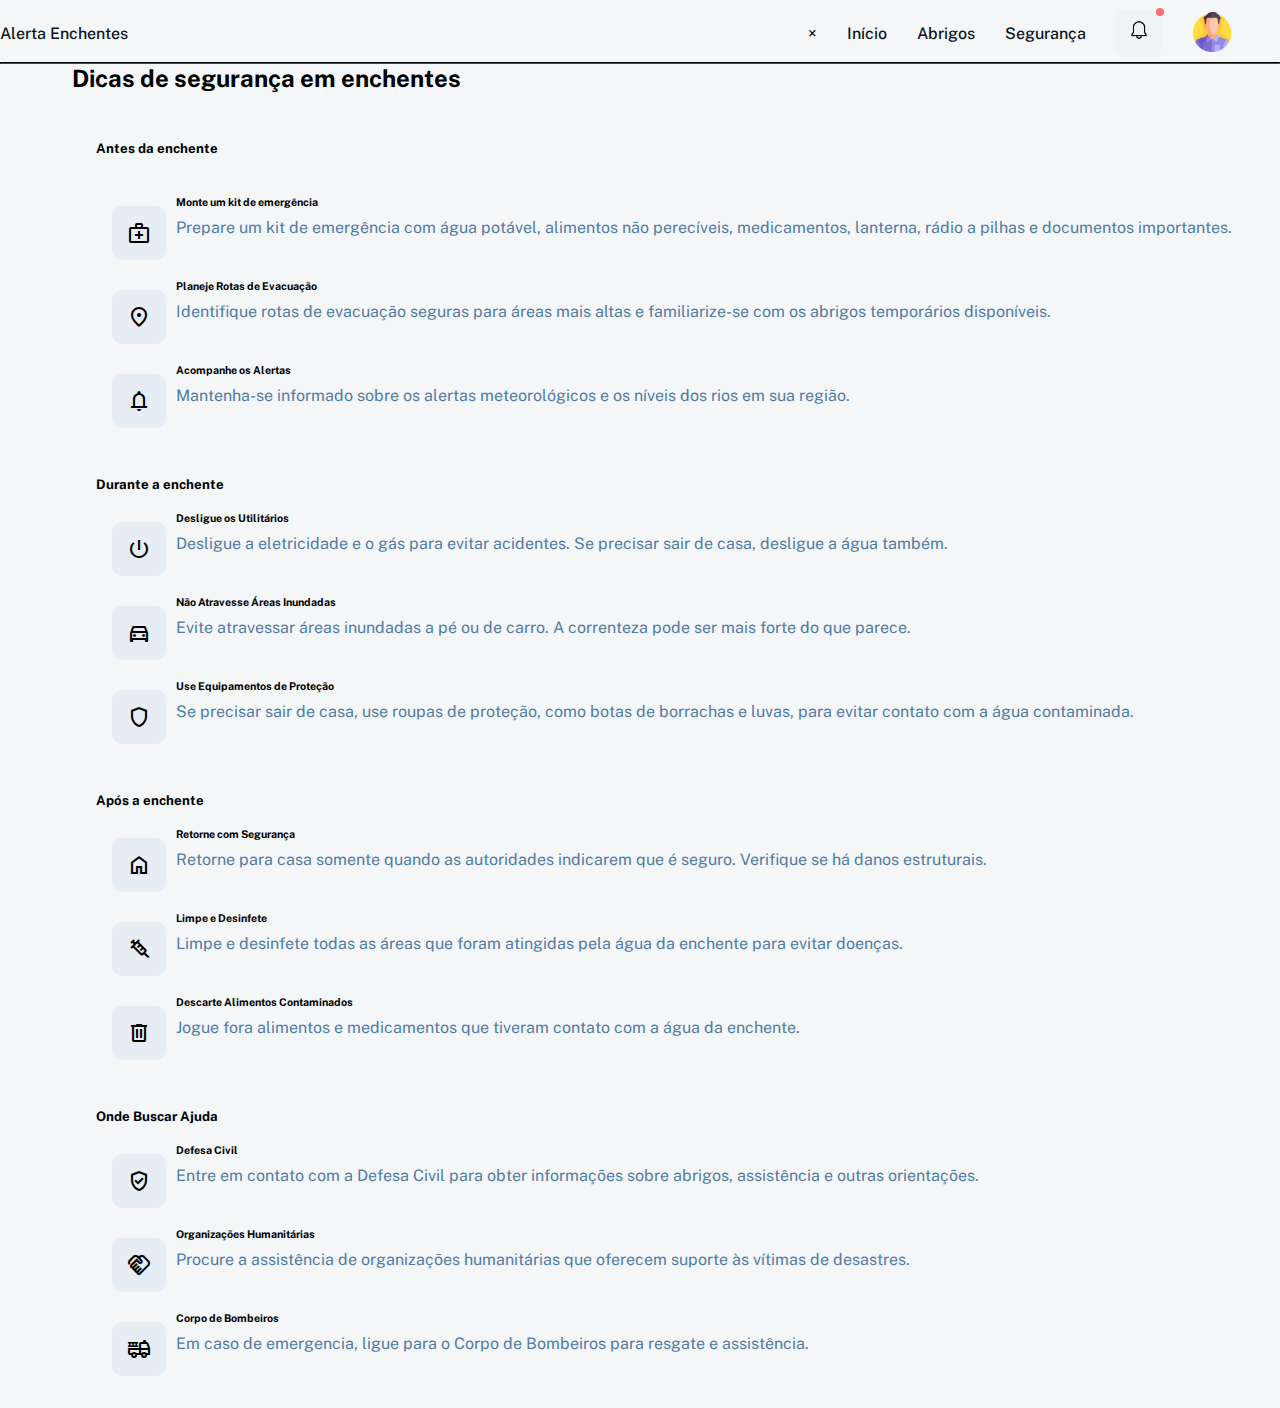
<file: dicas.html>
<!DOCTYPE html>
<html lang="en">
<head>
    <meta charset="UTF-8">
    <meta name="viewport" content="width=device-width, initial-scale=1.0">
    <title>Abrigos</title>

    <link rel="stylesheet" href="./css/estilos.css">
    <link rel="stylesheet" href="./css/flexbox.css">

    <link 
    href="https://cdn.jsdelivr.net/npm/bootstrap@5.3.6/dist/css/bootstrap.min.css" rel="stylesheet" integrity="sha384-4Q6Gf2aSP4eDXB8Miphtr37CMZZQ5oXLH2yaXMJ2w8e2ZtHTl7GptT4jmndRuHDT" crossorigin="anonymous"
    />
    <link 
    rel="stylesheet" href="https://fonts.googleapis.com/css2?family=Material+Symbols+Outlined:opsz,wght,FILL,GRAD@20..48,100..700,0..1,-50..200&icons_names=notifications"
    />
    <script 
    src="https://cdn.jsdelivr.net/npm/bootstrap@5.3.6/dist/js/bootstrap.bundle.min.js" integrity="sha384-j1CDi7MgGQ12Z7Qab0qlWQ/Qqz24Gc6BM0thvEMVjHnfYGF0rmFCozFSxQBxwHKO" crossorigin="anonymous">
    </script>
</head>
<body>
    <!-- Header -->
     <header class="header">
        <nav class="nav__header">
            <ul class="elements__nav">
                <a href="index.html" class="logo__nav"><li>Alerta Enchentes</li></a>

                 <div class="hamburger" onclick="toggleMenu()">
                    <span></span>
                    <span></span>
                    <span></span>
                </div>

                <div class="menu__group" id="menuGroup">
                    <div class="close-btn" onclick="closeMenu()">×</div>
                    <a href="index.html" class="home__nav"><li>Início</li></a>
                    <a href="mapa.html" class="abrigos__nav"><li>Abrigos</li></a>
                    <a href="dicas.html" class="seguranca__nav"><li>Segurança</li></a>
                    <!-- <a href="#" class="contatos__nav"><li>Contatos</li></a>  -->
                    <a href="#" class="notificacao__nav"><li><img src="./imgs/header/bell.png" class="img__notification"></li></a>
                    <a href="#" class="man__nav"><li><img src="./imgs/header/man.png" class="man__img"></li></a> 
                </div>
            </ul>
            <hr class="linha__header">
        </nav>
    </header>

     <!-- Overlay para fechar menu -->
    <div class="menu-overlay" id="menuOverlay" onclick="closeMenu()"></div>

    <!-- Conteudo Dicas -->
    <div class="container">
        <div class="dicas">
            <div class="titulo">
                <h2 class="titulo__dicas">Dicas de segurança em enchentes</h2>
            </div>
            <!-- Antes da enchente -->
            <div class="antes__enchente">
                <div class="titulos">
                    <h5>Antes da enchente</h5>
                </div>
                
                <div class="dicas__lista">
                    <div class="dicas__box">
                        <span class="material-symbols-outlined icons__antes">medical_services</span>
                        <div class="conteudo__dicas">
                            <h6 class="subtitulo__antes">Monte um kit de emergência</h6>
                            <p class="texto__antes">
                                Prepare um kit de emergência com água potável, alimentos não perecíveis, medicamentos, lanterna, rádio a pilhas e documentos importantes.
                            </p>
                        </div>
                    </div>
                    
                    <div class="dicas__box">
                        <span class="material-symbols-outlined icons__antes">location_on</span>
                        <div class="conteudo__dicas">
                            <h6 class="subtitulo__antes">Planeje Rotas de Evacuação</h6>
                            <p class="texto__antes">
                                Identifique rotas de evacuação seguras para áreas mais altas e familiarize-se com os abrigos temporários disponíveis.
                            </p>
                        </div>
                    </div>
                    
                    <div class="dicas__box">
                        <span class="material-symbols-outlined icons__antes">notifications</span>
                        <div class="conteudo__dicas">
                            <h6 class="subtitulo__antes">Acompanhe os Alertas</h6>
                            <p class="texto__antes">
                                Mantenha-se informado sobre os alertas meteorológicos e os níveis dos rios em sua região.
                            </p>
                        </div>
                    </div>
                </div>
            </div>
            <!-- Durante a enchente -->
            <div class="durante__enchente">
                <div class="titulos">
                    <h5>Durante a enchente</h5>
                </div>
                
                <div class="dicas__lista">
                    <div class="dicas__box">
                        <span class="material-symbols-outlined icons__antes">power_settings_new</span>
                        <div class="conteudo__dicas">
                            <h6 class="subtitulo__antes">Desligue os Utilitários</h6>
                            <p class="texto__antes">
                                Desligue a eletricidade e o gás para evitar acidentes. Se precisar sair de casa, desligue a água também. 
                            </p>
                        </div>
                    </div>
                    
                    <div class="dicas__box">
                        <span class="material-symbols-outlined icons__antes">directions_car</span>
                        <div class="conteudo__dicas">
                            <h6 class="subtitulo__antes">Não Atravesse Áreas Inundadas</h6>
                            <p class="texto__antes">
                                Evite atravessar áreas inundadas a pé ou de carro. A correnteza pode ser mais forte do que parece.
                            </p>
                        </div>
                    </div>

                    <div class="dicas__box">
                        <span class="material-symbols-outlined icons__antes">shield</span>
                        <div class="conteudo__dicas">
                            <h6 class="subtitulo__antes">Use Equipamentos de Proteção</h6>
                            <p class="texto__antes">
                                Se precisar sair de casa, use roupas de proteção, como botas de borrachas e luvas, para evitar contato com a água contaminada. 
                            </p>
                        </div>
                    </div>
                </div>
            </div>
            <!-- Após a enchente -->
            <div class="apos__enchente">
                <div class="titulos">
                    <h5>Após a enchente</h5>
                </div>
                
                <div class="dicas__lista">
                    <div class="dicas__box">
                        <span class="material-symbols-outlined icons__antes">home</span>
                        <div class="conteudo__dicas">
                            <h6 class="subtitulo__antes">Retorne com Segurança</h6>
                            <p class="texto__antes">
                                Retorne para casa somente quando as autoridades indicarem que é seguro. Verifique se há danos estruturais. 
                            </p>
                        </div>
                    </div>
                    
                    <div class="dicas__box">
                        <span class="material-symbols-outlined icons__antes">syringe</span>
                        <div class="conteudo__dicas">
                            <h6 class="subtitulo__antes">Limpe e Desinfete</h6>
                            <p class="texto__antes">
                                Limpe e desinfete todas as áreas que foram atingidas pela água da enchente para evitar doenças.
                            </p>
                        </div>
                    </div>

                    <div class="dicas__box">
                        <span class="material-symbols-outlined icons__antes">delete</span>
                        <div class="conteudo__dicas">
                            <h6 class="subtitulo__antes">Descarte Alimentos Contaminados</h6>
                            <p class="texto__antes">
                               Jogue fora alimentos e medicamentos que tiveram contato com a água da enchente.
                            </p>
                        </div>
                    </div>
                </div>
            </div>
            <!-- Onde buscar ajuda -->
            <div class="buscar__ajuda">
                <div class="titulos">
                    <h5>Onde Buscar Ajuda</h5>
                </div>
                
                <div class="dicas__lista">
                    <div class="dicas__box">
                        <span class="material-symbols-outlined icons__antes">verified_user</span>
                        <div class="conteudo__dicas">
                            <h6 class="subtitulo__antes">Defesa Civil</h6>
                            <p class="texto__antes">
                                Entre em contato com a Defesa Civil para obter informações sobre abrigos, assistência e outras orientações. 
                            </p>
                        </div>
                    </div>
                    
                    <div class="dicas__box">
                        <span class="material-symbols-outlined icons__antes">handshake</span>
                        <div class="conteudo__dicas">
                            <h6 class="subtitulo__antes">Organizações Humanitárias</h6>
                            <p class="texto__antes">
                                Procure a assistência de organizações humanitárias que oferecem suporte às vítimas de desastres. 
                            </p>
                        </div>
                    </div>

                    <div class="dicas__box corpo__bombeiros">
                        <span class="material-symbols-outlined icons__antes">fire_truck</span>
                        <div class="conteudo__dicas">
                            <h6 class="subtitulo__antes">Corpo de Bombeiros</h6>
                            <p class="texto__antes">
                               Em caso de emergencia, ligue para o Corpo de Bombeiros para resgate e assistência.
                            </p>
                        </div>
                    </div>
                </div>
            </div>
        </div>
    </div>

    <script>
        function toggleMenu() {
            const hamburger = document.querySelector('.hamburger');
            const menuGroup = document.getElementById('menuGroup');
            const menuOverlay = document.getElementById('menuOverlay');
            
            hamburger.classList.toggle('active');
            menuGroup.classList.toggle('active');
            menuOverlay.classList.toggle('active');
        }

        function closeMenu() {
            const hamburger = document.querySelector('.hamburger');
            const menuGroup = document.getElementById('menuGroup');
            const menuOverlay = document.getElementById('menuOverlay');
            
            hamburger.classList.remove('active');
            menuGroup.classList.remove('active');
            menuOverlay.classList.remove('active');
        }

        // Fechar menu ao clicar em um link
        document.querySelectorAll('.menu__group a').forEach(link => {
            link.addEventListener('click', closeMenu);
        });

        // Fechar menu ao redimensionar tela
        window.addEventListener('resize', () => {
            if (window.innerWidth > 768) {
                closeMenu();
            }
        });
    </script>
</body>
</html>
</file>
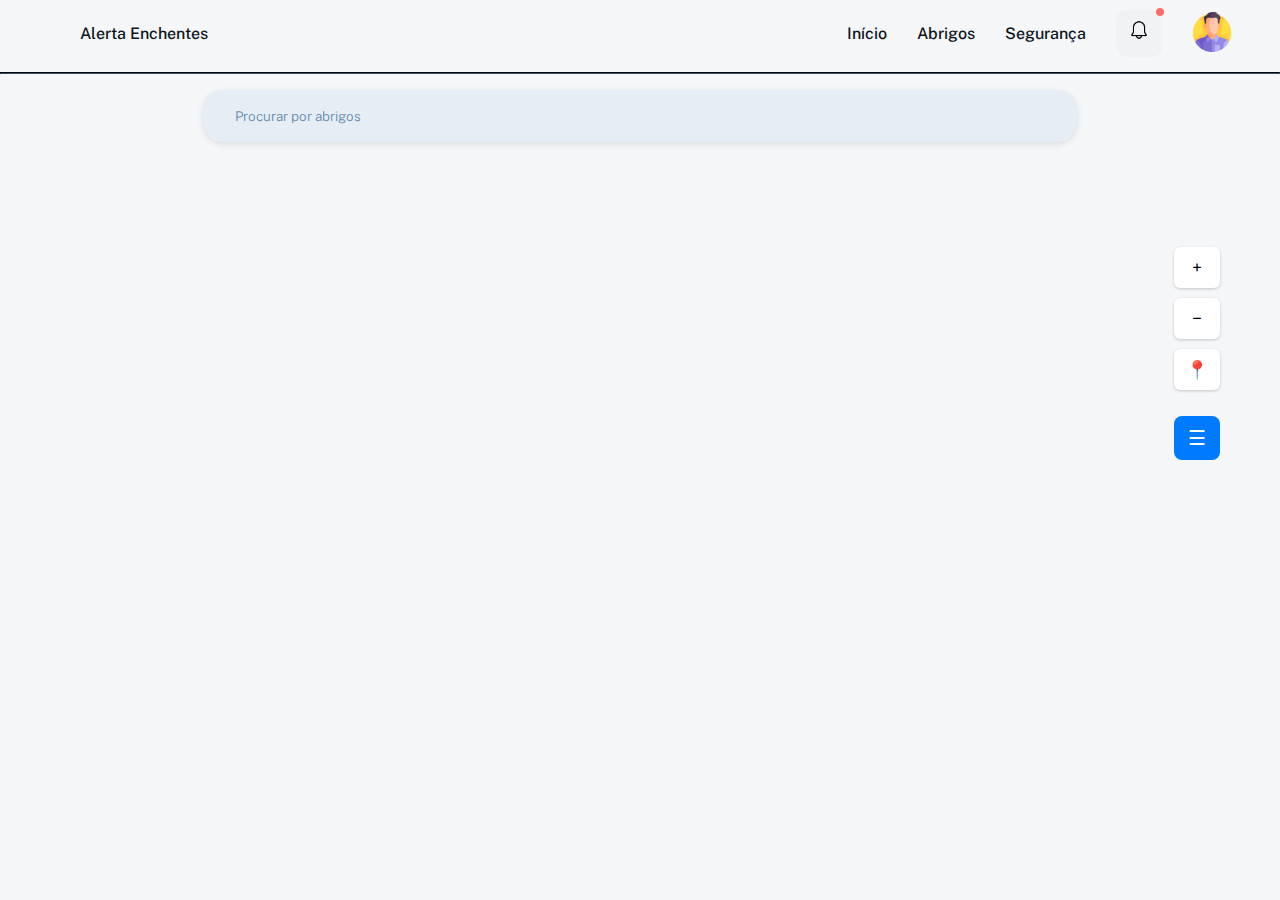
<file: mapa.html>
<!DOCTYPE html>
<html lang="en">
<head>
    <meta charset="UTF-8">
    <meta name="viewport" content="width=device-width, initial-scale=1.0">
    <title>Rota Segura</title>
    <link rel="stylesheet" href="./css/estilos.css">
    <link rel="stylesheet" href="./css/flexbox.css">
    <link rel="stylesheet" href="./css/estilo.css">
    <link 
    href="https://cdn.jsdelivr.net/npm/bootstrap@5.3.6/dist/css/bootstrap.min.css" rel="stylesheet" integrity="sha384-4Q6Gf2aSP4eDXB8Miphtr37CMZZQ5oXLH2yaXMJ2w8e2ZtHTl7GptT4jmndRuHDT" crossorigin="anonymous"
    />
    <link 
    rel="stylesheet" href="https://fonts.googleapis.com/css2?family=Material+Symbols+Outlined:opsz,wght,FILL,GRAD@20..48,100..700,0..1,-50..200&icons_names=notifications"
    />
    <script 
    src="https://cdn.jsdelivr.net/npm/bootstrap@5.3.6/dist/js/bootstrap.bundle.min.js" integrity="sha384-j1CDi7MgGQ12Z7Qab0qlWQ/Qqz24Gc6BM0thvEMVjHnfYGF0rmFCozFSxQBxwHKO" crossorigin="anonymous">
    </script>

</head>
<body>
    <!-- Header -->
    <header class="header">
        <nav class="nav__header">
            <ul class="elements__nav">
                <a href="index.html" class="logo__nav"><li>Alerta Enchentes</li></a>

                <div class="hamburger" onclick="toggleMenu()">
                    <span></span>
                    <span></span>
                    <span></span>
                </div>

                <div class="menu__group" id="menuGroup">
                    <a href="index.html" class="home__nav"><li>Início</li></a>
                    <a href="mapa.html" class="abrigos__nav"><li>Abrigos</li></a>
                    <a href="dicas.html" class="seguranca__nav"><li>Segurança</li></a>
                    <!-- <a href="#" class="contatos__nav"><li>Contatos</li></a>  -->
                    <a href="#" class="notificacao__nav"><li><img src="./imgs/header/bell.png" class="img__notification"></li></a>
                    <a href="#" class="man__nav"><li><img src="./imgs/header/man.png" class="man__img"></li></a> 
                </div>
            </ul>
            <hr class="linha__header">
        </nav>
    </header>

       <!-- Overlay para fechar menu -->
    <div class="menu-overlay" id="menuOverlay" onclick="closeMenu()"></div>

    <!-- Mapa -->
    <div class="search-container">
        <input type="text" class="main-search" placeholder="Procurar por abrigos" />
    </div>

    <div class="map-container">
        <iframe 
                src="https://www.google.com/maps/embed?pb=!1m18!1m12!1m3!1d3656.398045788495!2d-46.654654!3d-23.565395!2m3!1f0!2f0!3f0!3m2!1i1024!2i768!4f13.1!3m3!1m2!1s0x0%3A0x0!2zMjPCsDMzJzU1LjQiUyA0NsKwMzknMTYuOCJX!5e0!3m2!1spt-BR!2sbr!4v1623456789"
                width="900" height="300" style="border:0;" allowfullscreen="" loading="lazy" class="mapa__container">
        </iframe>
        <div class="map-controls">
            <button class="zoom-btn">+</button>
            <button class="zoom-btn">−</button>
            <button class="locate-btn">📍</button>
        </div>
        <button class="list-btn">☰</button>
    </div>

    <script>
        function toggleMenu() {
            const hamburger = document.querySelector('.hamburger');
            const menuGroup = document.getElementById('menuGroup');
            const menuOverlay = document.getElementById('menuOverlay');
            
            hamburger.classList.toggle('active');
            menuGroup.classList.toggle('active');
            menuOverlay.classList.toggle('active');
        }

        function closeMenu() {
            const hamburger = document.querySelector('.hamburger');
            const menuGroup = document.getElementById('menuGroup');
            const menuOverlay = document.getElementById('menuOverlay');
            
            hamburger.classList.remove('active');
            menuGroup.classList.remove('active');
            menuOverlay.classList.remove('active');
        }

        // Fechar menu ao clicar em um link
        document.querySelectorAll('.menu__group a').forEach(link => {
            link.addEventListener('click', closeMenu);
        });

        // Fechar menu ao redimensionar tela
        window.addEventListener('resize', () => {
            if (window.innerWidth > 768) {
                closeMenu();
            }
        });
    </script>
</body>
</html>
</file>
<file: css/flexbox.css>
/* Header */

.elements__nav {
    display: flex;
    justify-content: space-between;
    align-items: center;
    margin-right: 3em;
    padding-top: 10px;
    list-style: none;
    gap: 0;
    padding-bottom: 5px;
}

.menu__group {
    display: flex;
    align-items: center;
    gap: 30px;
}

.img__notification {
    width: 20px;
}

.notificacao__nav {
    padding: 10px 13px 13px;
    text-align: center;
}

.man__img {
    width: 40px;
}

/* Mapa */

.procurar {
    display: flex;
    justify-content: center;
    align-items: center;
    padding-top: 10px;
}

.procurar__input {
    padding: 1.5em;
}

.lupa {
    position: absolute;
    left: 11em;
    padding-left: 5px;
}

::placeholder {
    padding-left: 1em;
    justify-content: center;
}

input:focus {
    outline: none; 
    border: none;  
    padding-left: 40px;
}

.mapa {
    display: flex;
    justify-content: center;
    align-items: center;
    padding-top: 2em;
}

/* Pag Segurança */
/* Titulo Dicas */

.titulo__dicas {
    margin-left: 3em;
}

.antes__enchente {
    display: flex;
    flex-direction: column;
    gap: 20px;
}

.titulos {
    margin-left: 6em;
    margin-top: 3em;
}

.dicas__box {
    display: flex;
    align-items: flex-start;
    padding-top: 10px;
    margin-top: 10px;
    margin-left: 7em;
    gap: 10px;
}

.icons__antes {
    margin-top: 10px;
    padding: 15px;
    flex-shrink: 0; 
}

.conteudo__dica {
    flex: 1;
}

.conteudo__dica h6 {
    margin: 0 0 8px 0;
}

.texto__antes {
    margin: 0;
    line-height: 1.5;
}

.corpo__bombeiros {
    padding-bottom: 2em;
}
</file>
<file: css/estilo.css>
* {
  box-sizing: border-box;
  margin: 0;
  padding: 0;
  font-family: "Public Sans", sans-serif;
}

body {
  background-color: #f4f6f8;
}

.logo__nav {
  margin-left: 5em;
}

.search-input {
  padding: 6px 10px;
  border-radius: 6px;
  border: 1px solid #ccc;
}

.elements__nav {
  padding-bottom: 15px;
}

.avatar {
  width: 32px;
  height: 32px;
  background-color: #ddd;
  border-radius: 50%;
  margin-left: 16px;
  cursor: pointer;
}

.search-container {
  padding: 16px;
  display: flex;
  justify-content: center;
}

.main-search {
  width: 70%;
  padding: 18px;
  border-radius: 20px;
  border: none;
  box-shadow: 0 2px 6px rgba(0,0,0,0.1);
  background-color: #E7EDF4;
}

.map-container {
  position: relative;
  display: flex;
  justify-content: center;
  padding: 16px;
}

.map-image {
  width: 80%;
  border-radius: 12px;
}


.map-controls {
  position: absolute;
  right: 60px;
  bottom: 100px;
  display: flex;
  flex-direction: column;
  gap: 10px;
}

.zoom-btn,
.locate-btn {
  background-color: white;
  border: none;
  border-radius: 6px;
  padding: 10px 12px;
  font-size: 18px;
  box-shadow: 0 1px 3px rgba(0,0,0,0.2);
  cursor: pointer;
}

.list-btn {
  position: absolute;
  bottom: 30px;
  right: 60px;
  background-color: #007bff;
  border: none;
  border-radius: 8px;
  color: white;
  font-size: 20px;
  padding: 10px 14px;
  cursor: pointer;
}

.navbar-right {
  display: flex;
  align-items: center;
  gap: 16px; 
}

.notification-bell {
  font-size: 25px;
  cursor: pointer;
}

.hero {
  position: relative;
  width: 100%;
  height: 90vh;
  overflow: hidden;
}

.hero-img {
  width: 100%;
  height: 100%;
  object-fit: cover;
  display: block;
}


.hero::before {
  content: "";
  position: absolute;
  top: 0; left: 0;
  width: 100%;
  height: 100%;
  background-color: rgba(0, 0, 0, 0.5); /* DEIXA ESCURO */
  z-index: 1;
}

.hero-content {
  position: absolute;
  top: 50%;
  left: 50%;
  transform: translate(-50%, -50%);
  color: white;
  text-align: center;
  z-index: 2;
  width: 90%; 
  max-width: 700px;
  padding: 20px;
  line-height: 1.5;
  word-wrap: break-word;
}


.hero-btn {
  background-color: #007bff;
  color: white;
  padding: 16px 24px;
  border: none;
  border-radius: 6px;
  font-size: 16px;
  margin-top: 20px;
  cursor: pointer;
}


.features {
  padding: 60px 10%;
  text-align: center;
  background-color: #f9f9f9;
}

.features h2 {
  font-size: 20px;
  color: #111;
  font-weight: 600;
  margin-bottom: 10px;
}

.features h3 {
  font-size: 28px;
  font-weight: 700;
  margin-bottom: 20px;
}

.features p {
  color: #555;
  max-width: 700px;
  margin: 0 auto 40px auto;
  font-size: 16px;
}

.feature-grid {
  display: flex;
  justify-content: center;
  flex-wrap: wrap;
  gap: 20px;
}

.feature-card {
  background: white;
  border: 1px solid #e0e0e0;
  padding: 24px;
  width: 300px;
  border-radius: 10px;
  text-align: left;
  transition: box-shadow 0.3s ease;
}

.feature-card:hover {
  box-shadow: 0 4px 10px rgba(0,0,0,0.05);
}

.feature-card h4 {
  font-size: 18px;
  font-weight: 600;
  margin-bottom: 10px;
  display: flex;
  align-items: center;
  gap: 8px;
}

.feature-card p {
  font-size: 14px;
  color: #4a4a4a;
}

.feature-card p a {
  color: #1a73e8;
  text-decoration: none;
}

.testimonials {
  padding: 60px 10%;
  text-align: center;
}

.testimonial-grid {
  display: flex;
  justify-content: center;
  gap: 20px;
  flex-wrap: wrap;
  margin-top: 20px;
}

.testimonial {
  background: #fff;
  padding: 20px;
  width: 250px;
  border-radius: 10px;
  box-shadow: 0 2px 5px rgba(0,0,0,0.1);
  text-align: center;
}

.testimonial img {
  width: 100px;
  border-radius: 50%;
  margin-bottom: 12px;
}

.testimonial .name {
  font-weight: bold;
  margin-bottom: 8px;
}
</file>
<file: css/estilos.css>
@import url('https://fonts.googleapis.com/css2?family=Montserrat:ital,wght@0,100..900;1,100..900&family=Public+Sans:ital,wght@0,100..900;1,100..900&display=swap');

/* Reset e configurações base */
* {
  box-sizing: border-box;
  margin: 0;
  padding: 0;
  font-family: "Public Sans", sans-serif;
}

body {
  background-color: #f4f6f8;
  font-family: "Public Sans", sans-serif;
}

/* Cores e estilos de texto */
.elements__nav a {
    color: #0D141C;
    text-decoration: none;
    font-weight: 500;
    font-size: 16px;
    font-family: "Public Sans", sans-serif;
    transition: border-bottom 0.3s ease;
}

.home__nav:hover,
.abrigos__nav:hover,
.seguranca__nav:hover,
.contatos__nav:hover {
    border-bottom: 1px solid #0D141C;
}

.linha__header {
    border-color: #0D141C;
}

.notificacao__nav {
    background-color: #F1F2F4;
    border-radius: 10px;
    transition: all 0.3s ease;
    position: relative;
}

.notificacao__nav:hover {
    background-color: #E7EDF4;
    transform: scale(1.05);
}

.notificacao__nav::before {
    content: '';
    position: absolute;
    top: -2px;
    right: -2px;
    width: 8px;
    height: 8px;
    background-color: #ff6b6b;
    border-radius: 50%;
    animation: pulse-dot 2s infinite;
}

/* Estilos de notificação */
.notificacao__nav {
    background-color: #F1F2F4;
    border-radius: 10px;
    padding: 10px 13px 13px;
    text-align: center;
}

/* Hero Section */
.hero {
  position: relative;
  width: 100%;
  height: 90vh;
  overflow: hidden;
}

.hero-img {
  width: 100%;
  height: 100%;
  object-fit: cover;
  display: block;
}

.hero::before {
  content: "";
  position: absolute;
  top: 0; 
  left: 0;
  width: 100%;
  height: 100%;
  background-color: rgba(0, 0, 0, 0.5);
  z-index: 1;
}

.hero-content {
  position: absolute;
  top: 50%;
  left: 50%;
  transform: translate(-50%, -50%);
  color: white;
  text-align: center;
  z-index: 2;
  width: 90%;
  max-width: 700px;
  padding: 20px;
  line-height: 1.5;
  word-wrap: break-word;
}

.hero-btn {
  background-color: #007bff;
  color: white;
  padding: 16px 24px;
  border: none;
  border-radius: 6px;
  font-size: 16px;
  margin-top: 20px;
  cursor: pointer;
}

/* Features Section */
.features {
  padding: 60px 10%;
  text-align: center;
  background-color: #f9f9f9;
}

.features h2 {
  font-size: 20px;
  color: #111;
  font-weight: 600;
  margin-bottom: 10px;
}

.features h3 {
  font-size: 28px;
  font-weight: 700;
  margin-bottom: 20px;
}

.features p {
  color: #555;
  max-width: 700px;
  margin: 0 auto 40px auto;
  font-size: 16px;
}

.feature-card {
  background: white;
  border: 1px solid #e0e0e0;
  padding: 24px;
  width: 300px;
  border-radius: 10px;
  text-align: left;
  transition: box-shadow 0.3s ease;
}

.feature-card:hover {
  box-shadow: 0 4px 10px rgba(0,0,0,0.05);
}

.feature-card h4 {
  font-size: 18px;
  font-weight: 600;
  margin-bottom: 10px;
  display: flex;
  align-items: center;
  gap: 8px;
}

.feature-card p {
  font-size: 14px;
  color: #4a4a4a;
}

/* Testimonials */
.testimonials {
  padding: 60px 10%;
  text-align: center;
}

.testimonial {
  background: #fff;
  padding: 20px;
  width: 250px;
  border-radius: 10px;
  box-shadow: 0 2px 5px rgba(0,0,0,0.1);
  text-align: center;
}

.testimonial img {
  width: 100px;
  border-radius: 50%;
  margin-bottom: 12px;
}

.testimonial .name {
  font-weight: bold;
  margin-bottom: 8px;
}

/* Página de Segurança */
.titulo__dicas {
    font-family: "Public Sans", sans-serif;
    font-weight: 700;
    margin-left: 3em;
}

.dicas {
    font-family: "Public Sans", sans-serif;
}

.icons__antes {
    background-color: #E7EDF4;
    border-radius: 10px;
    margin-top: 10px;
    padding: 15px;
    flex-shrink: 0; 
}

.texto__antes {
    color: #517CA4;
    margin: 0;
    line-height: 1.5;
}

.conteudo__dicas h6 {
    margin: 0 0 8px 0;
}

.corpo__bombeiros {
    padding-bottom: 2em;
}

/* Mapa */
.search-input {
  padding: 6px 10px;
  border-radius: 6px;
  border: 1px solid #ccc;
}

.search-container {
  padding: 16px;
  display: flex;
  justify-content: center;
}

.main-search {
  width: 70%;
  padding: 18px;
  border-radius: 20px;
  border: none;
  box-shadow: 0 2px 6px rgba(0,0,0,0.1);
  background-color: #E7EDF4;
}

.procurar__input {
    border-radius: 10px;
    width: 53em;
    height: 2.5em;
    border: none;
    background-color: #E7EDF4;
    padding: 1.5em;
}

::placeholder {
    color: #668baf;
    font-family: "Public Sans", sans-serif;
    font-weight: 300;
    padding-left: 1em;
    justify-content: center;
}

input:focus {
    outline: none; 
    border: none;  
    padding-left: 40px;
    color: #668baf;
}

.lupa {
    position: absolute;
    left: 11em;
    padding-left: 5px;
    color: #668baf;
}

.map-container {
  position: relative;
  display: flex;
  justify-content: center;
  padding: 16px;
}

.map-image {
  width: 80%;
  border-radius: 12px;
}

.map-controls {
  position: absolute;
  right: 60px;
  bottom: 100px;
  display: flex;
  flex-direction: column;
  gap: 10px;
}

.zoom-btn,
.locate-btn {
  background-color: white;
  border: none;
  border-radius: 6px;
  padding: 10px 12px;
  font-size: 18px;
  box-shadow: 0 1px 3px rgba(0,0,0,0.2);
  cursor: pointer;
}

.list-btn {
  position: absolute;
  bottom: 30px;
  right: 60px;
  background-color: #007bff;
  border: none;
  border-radius: 8px;
  color: white;
  font-size: 20px;
  padding: 10px 14px;
  cursor: pointer;
}

.avatar {
  width: 32px;
  height: 32px;
  background-color: #ddd;
  border-radius: 50%;
  margin-left: 16px;
  cursor: pointer;
}

.navbar-right {
  display: flex;
  align-items: center;
  gap: 16px;
}

.notification-bell {
  font-size: 25px;
  cursor: pointer;
}

.notification-alert {
    position: fixed;
    bottom: 30px;
    right: 30px;
    background: linear-gradient(135deg, #2563eb, #1d4ed8);
    color: white;
    padding: 24px;
    border-radius: 16px;
    box-shadow: 0 20px 25px -5px rgba(0, 0, 0, 0.1), 0 10px 10px -5px rgba(0, 0, 0, 0.04);
    max-width: 380px;
    min-width: 320px;
    z-index: 9999;
    cursor: pointer;
    transform: translateX(450px);
    transition: all 0.5s cubic-bezier(0.4, 0, 0.2, 1);
    border: 1px solid rgba(255, 255, 255, 0.2);
    backdrop-filter: blur(20px);
    animation: float 6s ease-in-out infinite;
}

.notification-alert.show {
    transform: translateX(0);
}

.notification-alert:hover {
    transform: translateX(0) scale(1.03) translateY(-2px);
    box-shadow: 0 25px 50px -12px rgba(0, 0, 0, 0.25);
    background: linear-gradient(135deg, #1d4ed8, #1e40af);
}

.notification-header {
    display: flex;
    align-items: center;
    justify-content: space-between;
    margin-bottom: 12px;
    padding-bottom: 8px;
    border-bottom: 1px solid rgba(255, 255, 255, 0.2);
}

.notification-icon {
    font-size: 28px;
    margin-right: 12px;
    animation: bounce 2s infinite;
    filter: drop-shadow(0 2px 4px rgba(0, 0, 0, 0.2));
}

.notification-title {
    font-weight: 800;
    font-size: 18px;
    margin: 0;
    flex: 1;
    letter-spacing: 0.5px;
    text-shadow: 0 1px 2px rgba(0, 0, 0, 0.1);
}

.notification-close {
    background: rgba(255, 255, 255, 0.1);
    border: 1px solid rgba(255, 255, 255, 0.2);
    color: white;
    font-size: 18px;
    cursor: pointer;
    opacity: 0.8;
    transition: all 0.3s ease;
    padding: 4px;
    width: 28px;
    height: 28px;
    border-radius: 8px;
    display: flex;
    align-items: center;
    justify-content: center;
}

.notification-close:hover {
    opacity: 1;
    background: rgba(255, 255, 255, 0.2);
    transform: scale(1.1);
}

.notification-body {
    font-size: 15px;
    line-height: 1.5;
    margin-bottom: 14px;
    opacity: 0.95;
    font-weight: 500;
}

.notification-time {
    font-size: 13px;
    opacity: 0.8;
    font-style: italic;
    color: rgba(255, 255, 255, 0.9);
}

.notification-click-hint {
    font-size: 13px;
    opacity: 0.9;
    margin-top: 12px;
    text-align: center;
    padding: 8px 12px;
    background: rgba(255, 255, 255, 0.15);
    border-radius: 10px;
    font-weight: 600;
    border: 1px solid rgba(255, 255, 255, 0.2);
    animation: glow 3s ease-in-out infinite alternate;
}

@keyframes bounce {
    0%, 20%, 50%, 80%, 100% { transform: translateY(0); }
    40% { transform: translateY(-8px); }
    60% { transform: translateY(-4px); }
}

@keyframes float {
    0%, 100% { transform: translateX(450px) translateY(0px); }
    50% { transform: translateX(450px) translateY(-3px); }
}

@keyframes glow {
    0% { box-shadow: 0 0 5px rgba(255, 255, 255, 0.3); }
    100% { box-shadow: 0 0 15px rgba(255, 255, 255, 0.5), 0 0 25px rgba(255, 255, 255, 0.3); }
}

@keyframes slideIn {
    from {
        transform: translateX(450px);
        opacity: 0;
    }
    to {
        transform: translateX(0);
        opacity: 1;
    }
}

.notification-alert.animate-in {
    animation: slideIn 0.6s cubic-bezier(0.4, 0, 0.2, 1);
}

@keyframes pulse-dot {
    0% {
        opacity: 1;
        transform: scale(1);
    }
    50% {
        opacity: 0.7;
        transform: scale(1.2);
    }
    100% {
        opacity: 1;
        transform: scale(1);
    }
}


@media (max-width: 768px) {
    .notification-alert {
        bottom: 20px;
        right: 15px;
        left: 15px;
        max-width: none;
        min-width: auto;
        transform: translateY(100px);
        padding: 20px;
    }
    
    .notification-alert.show {
        transform: translateY(0);
    }

    .notification-alert:hover {
        transform: translateY(0) scale(1.01);
    }

    .notification-icon {
        font-size: 24px;
        margin-right: 10px;
    }

    .notification-title {
        font-size: 16px;
    }

    .notification-body {
        font-size: 14px;
    }

    .notification-click-hint {
        font-size: 12px;
        padding: 6px 10px;
    }
}

@media (max-width: 480px) {
    .notification-alert {
        bottom: 15px;
        right: 10px;
        left: 10px;
        padding: 18px;
    }

    .notification-title {
        font-size: 15px;
    }

    .notification-body {
        font-size: 13px;
    }
}
</file>
